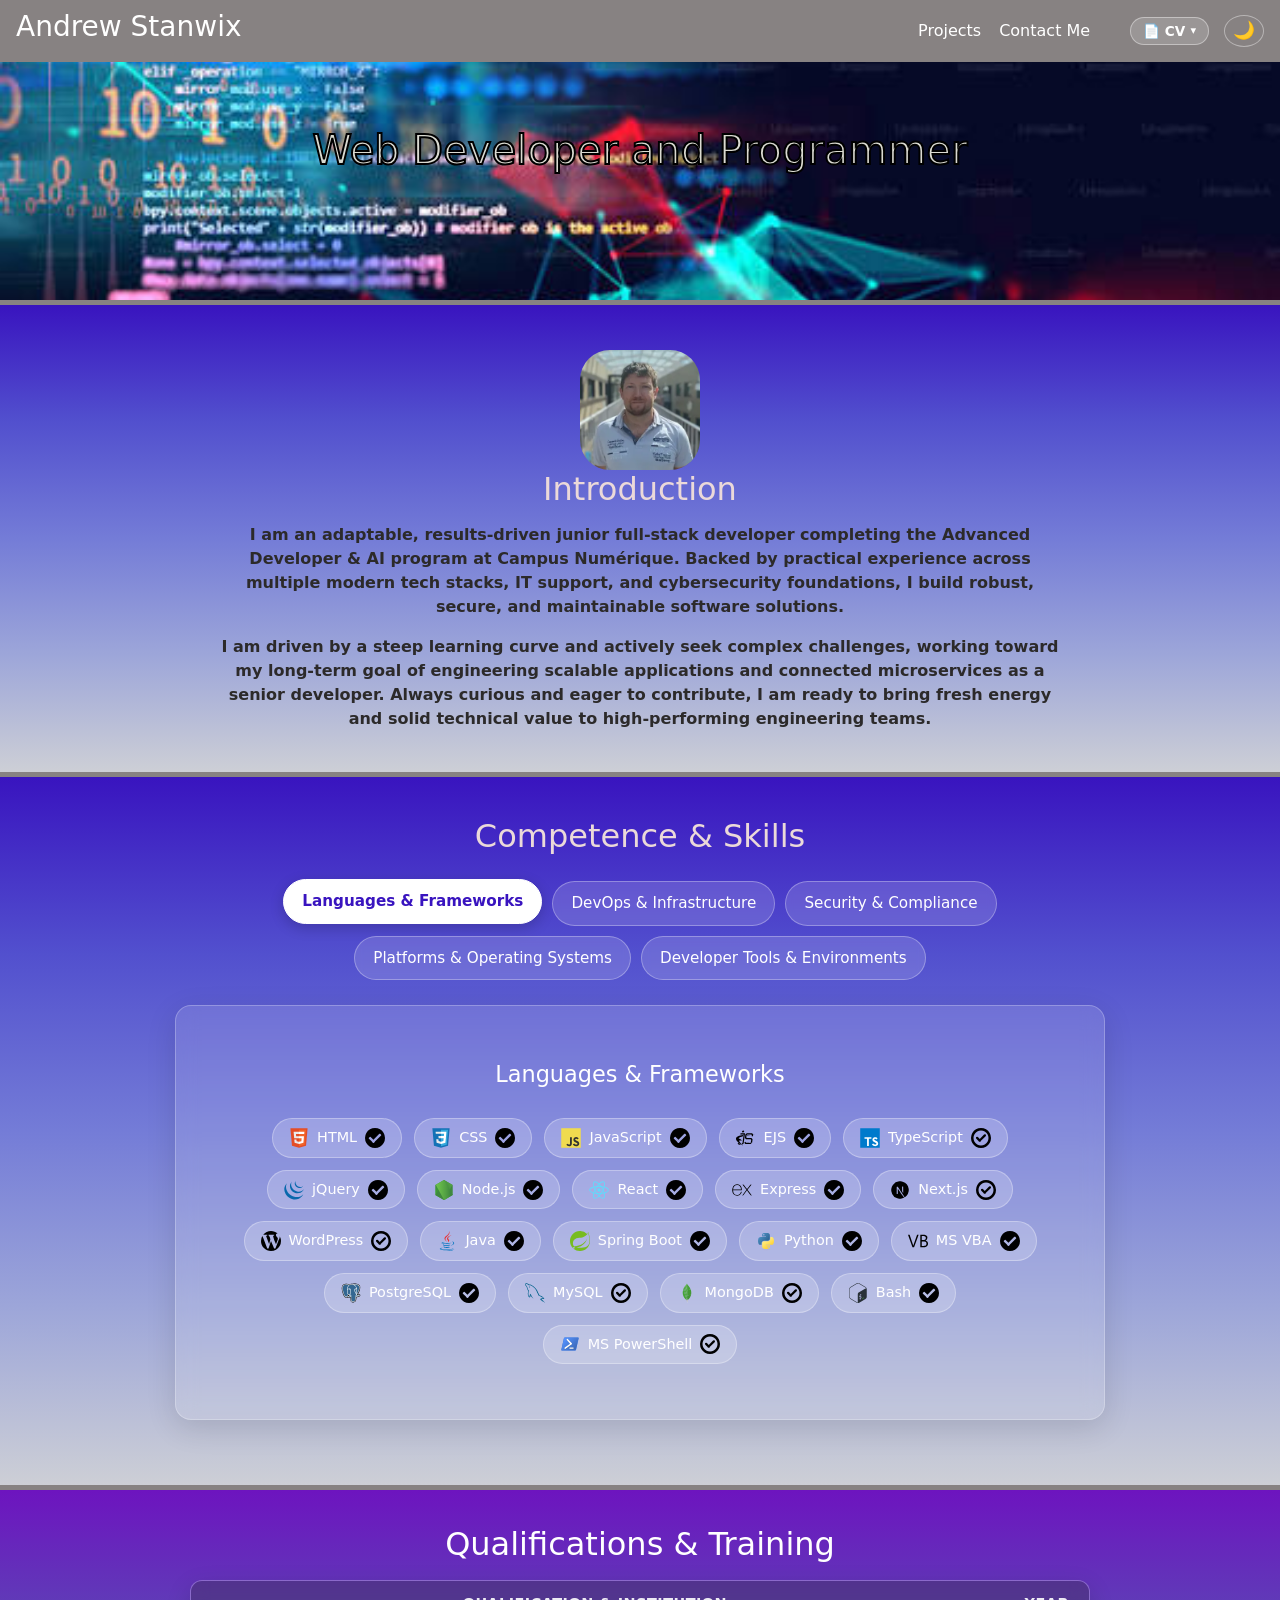
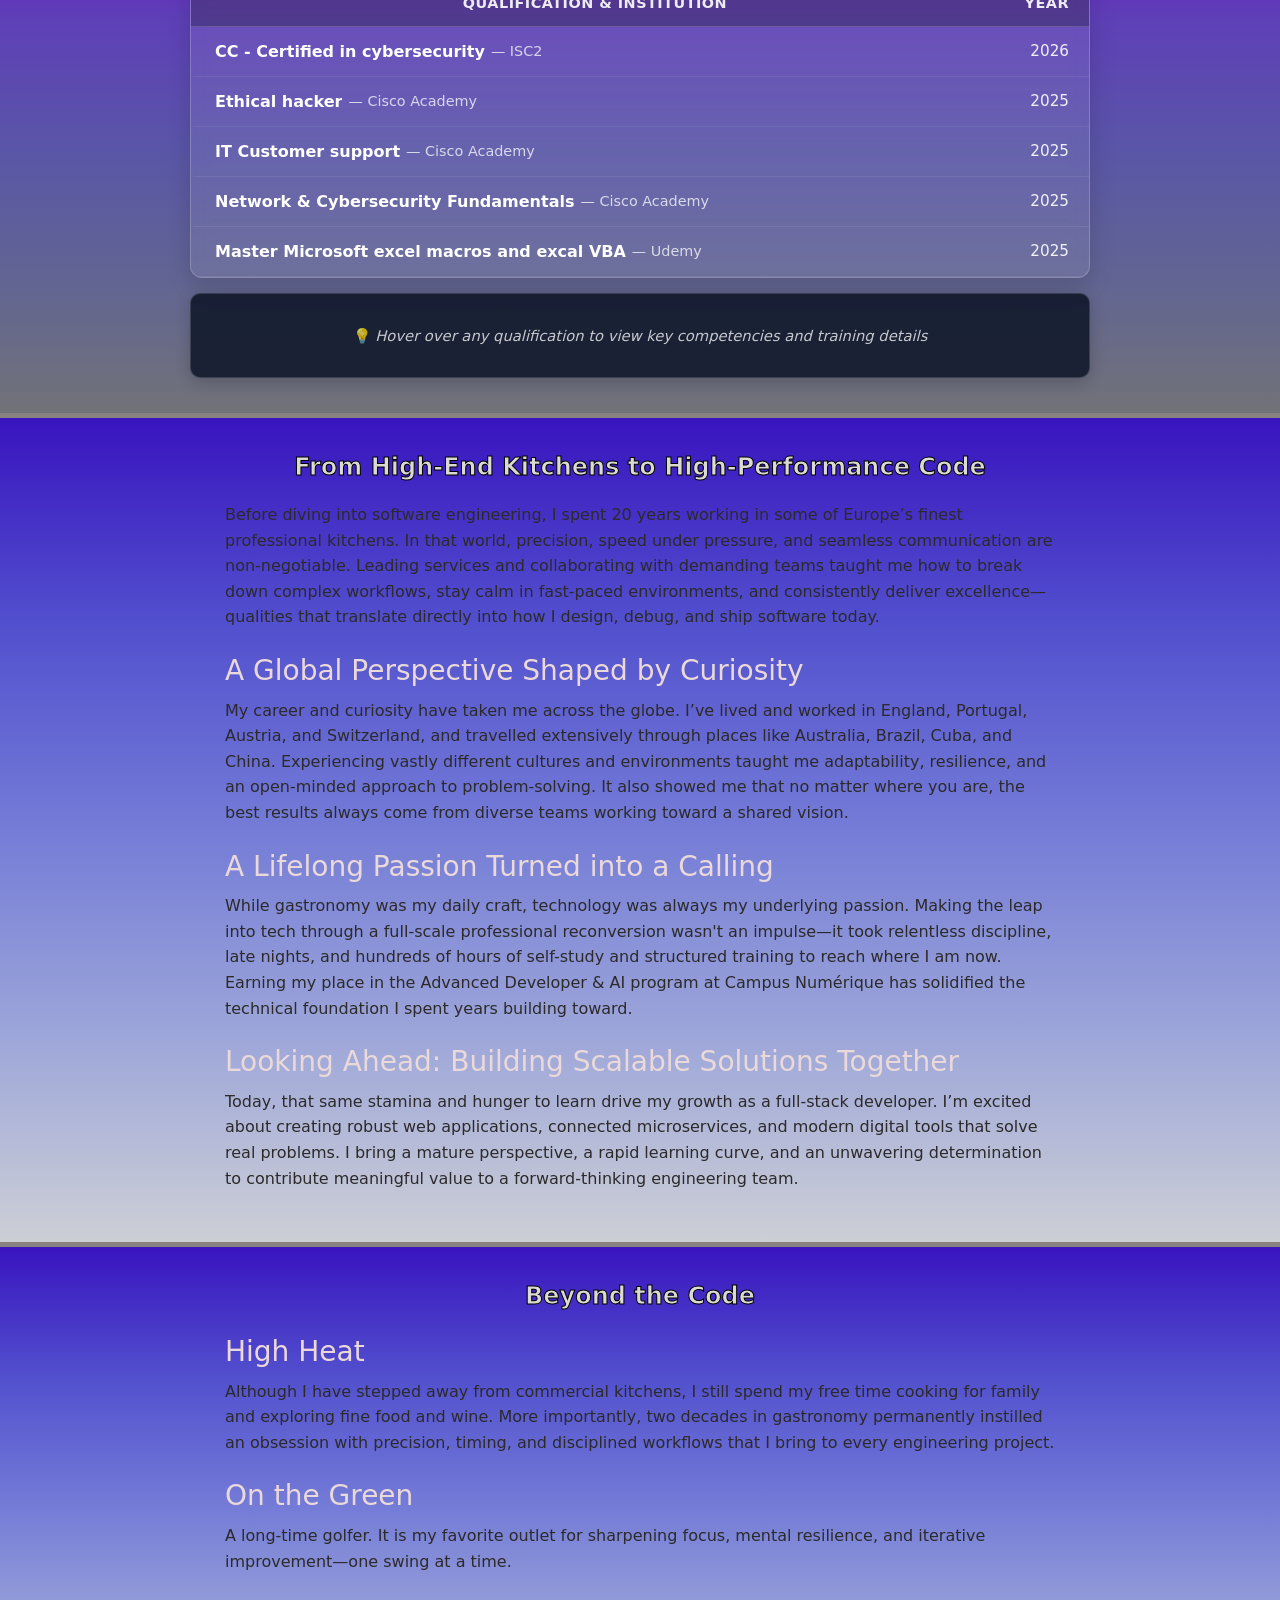
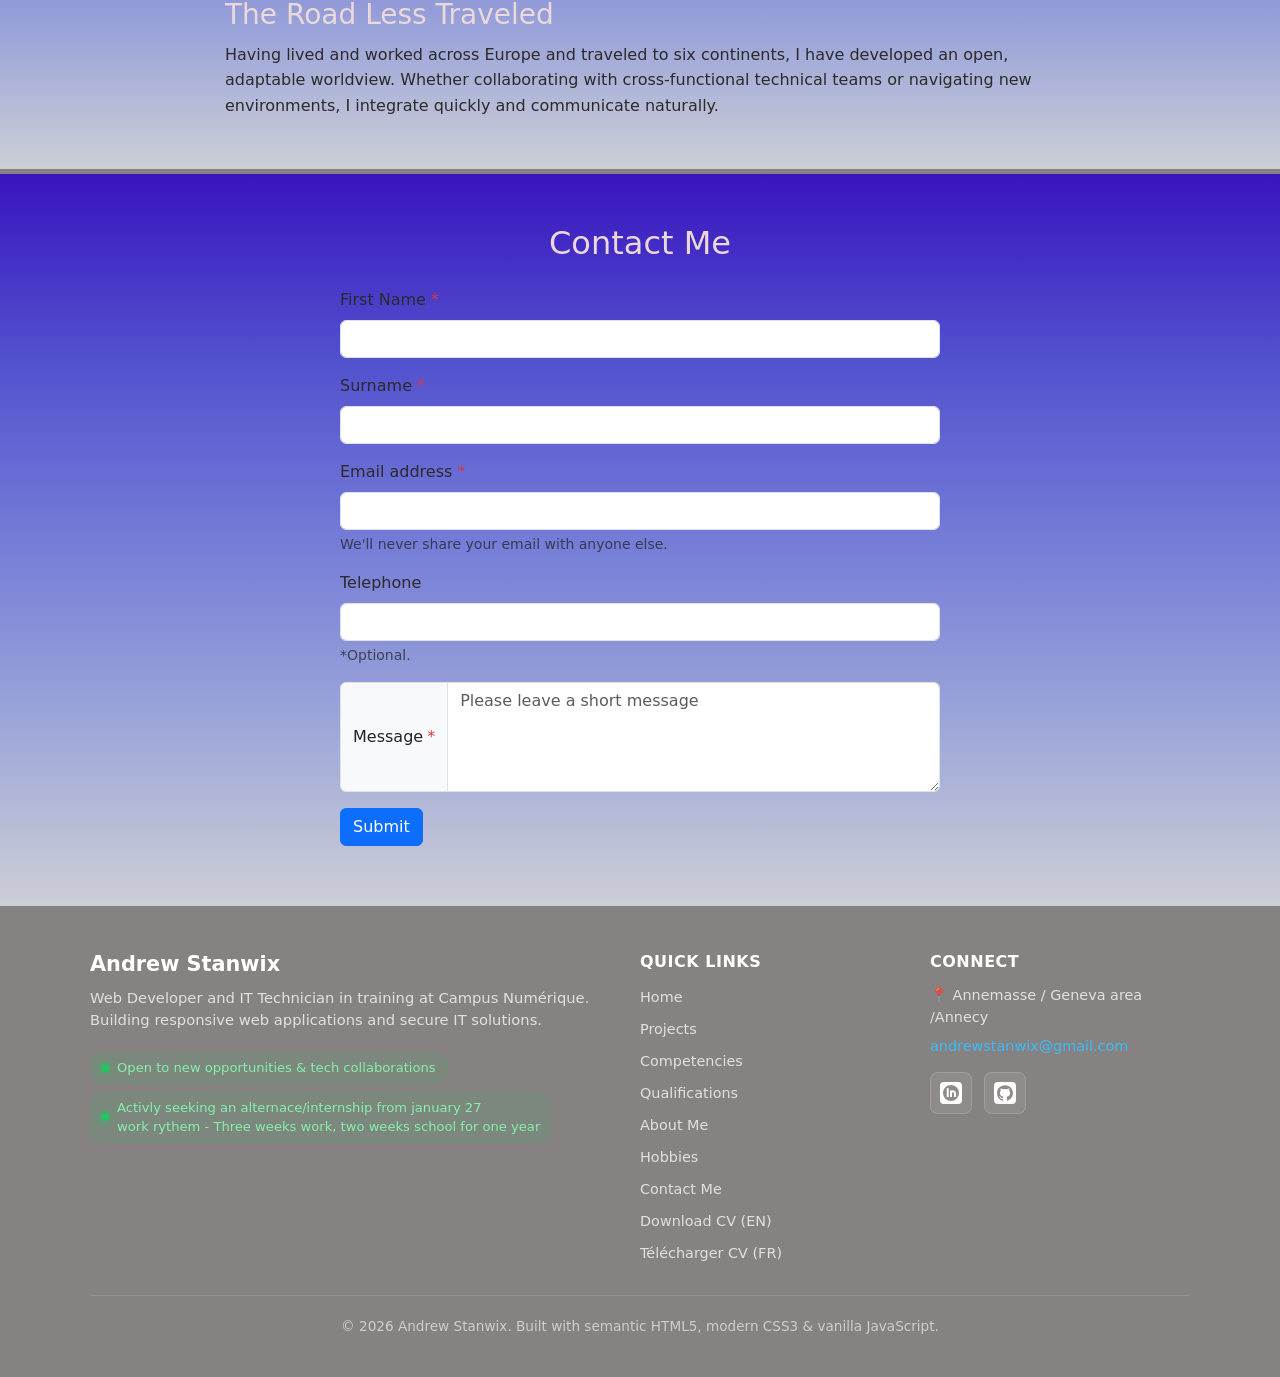
<file: index.html>
<!DOCTYPE html>
<html lang="en">
<head>
    <!-- Essential Meta Tags -->
    <meta charset="UTF-8">
    <meta name="viewport" content="width=device-width, initial-scale=1.0">
    <title>Andrew Stanwix | Full-Stack Web Developer &amp; IT Technician</title>
    <meta name="description" content="Portfolio of Andrew Stanwix, Junior Full-Stack Web Developer based in the Annecy / Geneva area. Specializing in JavaScript, Java, Spring Boot, modern CSS, and secure IT solutions.">
    <meta name="keywords" content="Andrew Stanwix, Web Developer, Full Stack Developer, Junior Developer, Annecy, Geneva, Java, Spring Boot, JavaScript, HTML5, CSS3, Campus Numérique, Alternance, Stage">
    <meta name="author" content="Andrew Stanwix">
    <meta name="robots" content="index, follow">
    <meta name="theme-color" content="#124c97">
    <link rel="canonical" href="https://andrewstanwix.com/">

    <!-- Open Graph / Social Sharing (LinkedIn, Facebook) -->
    <meta property="og:type" content="website">
    <meta property="og:site_name" content="Andrew Stanwix Portfolio">
    <meta property="og:title" content="Andrew Stanwix | Full-Stack Web Developer &amp; IT Technician">
    <meta property="og:description" content="Explore technical competencies, qualifications, and software projects by Andrew Stanwix. Open to opportunities in the Annecy / Geneva region.">
    <meta property="og:url" content="https://andrewstanwix.com/">
    <meta property="og:image" content="https://andrewstanwix.com/image/andrew_campus2.png">
    <meta property="og:locale" content="en_US">

    <!-- Structured Data (Schema.org JSON-LD) -->
    <script type="application/ld+json">
    {
        "@context": "https://schema.org",
        "@graph": [
            {
                "@type": "Person",
                "@id": "https://andrewstanwix.com/#person",
                "name": "Andrew Stanwix",
                "jobTitle": "Full-Stack Web Developer & IT Technician",
                "url": "https://andrewstanwix.com/",
                "image": "https://andrewstanwix.com/image/andrew_campus2.png",
                "email": "mailto:andrewstanwix@gmail.com",
                "address": {
                    "@type": "PostalAddress",
                    "addressLocality": "Annecy",
                    "addressRegion": "Haute-Savoie",
                    "addressCountry": "FR"
                },
                "alumniOf": {
                    "@type": "EducationalOrganization",
                    "name": "Campus Numérique"
                },
                "sameAs": [
                    "https://www.linkedin.com/in/andrew-stanwix-bb9160310/",
                    "https://github.com/Stanwix85"
                ],
                "knowsAbout": [
                    "JavaScript",
                    "Java",
                    "Spring Boot",
                    "HTML5",
                    "CSS3",
                    "Cybersecurity",
                    "Git",
                    "Linux",
                    "Docker",
                    "REST APIs"
                ]
            },
            {
                "@type": "WebSite",
                "@id": "https://andrewstanwix.com/#website",
                "url": "https://andrewstanwix.com/",
                "name": "Andrew Stanwix Portfolio",
                "description": "Personal developer portfolio, showcasing skills, qualifications, and projects.",
                "author": {
                    "@id": "https://andrewstanwix.com/#person"
                }
            }
        ]
    }
    </script>

    <link rel="stylesheet" href="https://cdn.jsdelivr.net/npm/bootstrap@5.3.8/dist/css/bootstrap.min.css">
    <link rel="stylesheet" href="styles.css">
</head>
<body>
    <header id="site-header"></header>
    <div id="banner" style="margin: 0;">
        <h1>Web Developer and Programmer</h1>
        
    </div>
    
    <section class="part" id="section1">
    <div >
        <img src="image/andrew_campus2.png" alt="Andrew's profile pic">
        <h2 class="subtitle2">Introduction</h2>
        <p class="intro"><strong>I am an adaptable, results-driven junior full-stack developer completing the Advanced Developer &amp; AI program at Campus Numérique. Backed by practical experience across multiple modern tech stacks, IT support, and cybersecurity foundations, I build robust, secure, and maintainable software solutions.</strong></p>
        <p class="intro"><strong>I am driven by a steep learning curve and actively seek complex challenges, working toward my long-term goal of engineering scalable applications and connected microservices as a senior developer. Always curious and eager to contribute, I am ready to bring fresh energy and solid technical value to high-performing engineering teams.</strong></p>
    </div>
    </section>
   

    <section class="part" id="section2">
        <div class="competence-tabs-wrapper">
            <h2 class="subtitle2">Competence &amp; Skills</h2>

            <!-- Tabs Navigation -->
            <div class="tabs-nav" role="tablist" aria-label="Competence Categories">
                <button class="tab-btn active" role="tab" aria-selected="true" aria-controls="tab-languages" id="tab-btn-languages" type="button">
                    Languages &amp; Frameworks
                </button>
                <button class="tab-btn" role="tab" aria-selected="false" aria-controls="tab-devops" id="tab-btn-devops" type="button">
                    DevOps &amp; Infrastructure
                </button>
                <button class="tab-btn" role="tab" aria-selected="false" aria-controls="tab-security" id="tab-btn-security" type="button">
                    Security &amp; Compliance
                </button>
                <button class="tab-btn" role="tab" aria-selected="false" aria-controls="tab-platforms" id="tab-btn-platforms" type="button">
                    Platforms &amp; Operating Systems
                </button>
                <button class="tab-btn" role="tab" aria-selected="false" aria-controls="tab-tools" id="tab-btn-tools" type="button">
                    Developer Tools &amp; Environments
                </button>
            </div>

            <!-- Tabs Content Panels -->
            <div class="tabs-content">
                <!-- Panel 1: Languages & Frameworks -->
                <div class="tab-panel active" id="tab-languages" role="tabpanel" aria-labelledby="tab-btn-languages">
                </div>

                <!-- Panel 2: DevOps & Infrastructure -->
                <div class="tab-panel" id="tab-devops" role="tabpanel" aria-labelledby="tab-btn-devops">
                </div>

                <!-- Panel 3: Security & Compliance -->
                <div class="tab-panel" id="tab-security" role="tabpanel" aria-labelledby="tab-btn-security">
                </div>

                <!-- Panel 4: Platforms & Operating Systems -->
                <div class="tab-panel" id="tab-platforms" role="tabpanel" aria-labelledby="tab-btn-platforms">
                </div>

                <!-- Panel 5: Developer Tools & Environments -->
                <div class="tab-panel" id="tab-tools" role="tabpanel" aria-labelledby="tab-btn-tools">
                </div>
            </div>
        </div>
    </section>
        <section class="part" id="section3">
            <div class="qualifications-container">
                <h2 class="subtitle2">Qualifications &amp; Training</h2>
                <!-- <p class="qualifications-subtext">Continuous scroll of recent degrees, certifications, and technical bootcamps.</p> -->

                <!-- 5-item visible viewport ticker -->
                <div class="qualifications-ticker-wrapper" id="qualifications-ticker-wrapper">
                    <div class="qualifications-header-row">
                        <span class="col-main">Qualification &amp; Institution</span>
                        <span class="col-date">Year</span>
                    </div>
                    <div class="qualifications-viewport" id="qualifications-viewport" tabindex="0" role="region" aria-label="Qualifications scrollable list">
                        <ul class="qualifications-list" id="qualifications-list">
                            <!-- Populated dynamically via loadQualifications() from data/qualifications.json -->
                        </ul>
                    </div>
                </div>

                <!-- Interactive Tooltip Bar: updates on hover -->
                <div class="qualification-tooltip-bar" id="qualification-tooltip-bar" aria-live="polite">
                    <div class="tooltip-bar-placeholder" id="tooltip-placeholder">
                        💡 <em>Hover over any qualification to view key competencies and training details</em>
                    </div>
                    <div class="tooltip-bar-content" id="tooltip-content" style="display: none;">
                        <div class="tooltip-bar-heading">
                            <span class="tooltip-qual-title" id="tooltip-qual-title"></span>
                            <span class="tooltip-qual-meta" id="tooltip-qual-meta"></span>
                        </div>
                        <div class="tooltip-competence-row">
                            <strong>Key Competencies:</strong> <span id="tooltip-competence-text"></span>
                        </div>
                        <p class="tooltip-description-row" id="tooltip-description-text"></p>
                    </div>
                </div>
            </div>
        </section>
    <section class="part" id="section4">
        <div class="about-container">
            <h2 class="about-title">From High-End Kitchens to High-Performance Code</h2>
            <div class="about-content">
                <p>Before diving into software engineering, I spent 20 years working in some of Europe’s finest professional kitchens. In that world, precision, speed under pressure, and seamless communication are non-negotiable. Leading services and collaborating with demanding teams taught me how to break down complex workflows, stay calm in fast-paced environments, and consistently deliver excellence—qualities that translate directly into how I design, debug, and ship software today.</p>

                <h3 class="subtitle2">A Global Perspective Shaped by Curiosity</h3>
                <p>My career and curiosity have taken me across the globe. I’ve lived and worked in England, Portugal, Austria, and Switzerland, and travelled extensively through places like Australia, Brazil, Cuba, and China. Experiencing vastly different cultures and environments taught me adaptability, resilience, and an open-minded approach to problem-solving. It also showed me that no matter where you are, the best results always come from diverse teams working toward a shared vision.</p>

                <h3 class="subtitle2">A Lifelong Passion Turned into a Calling</h3>
                <p>While gastronomy was my daily craft, technology was always my underlying passion. Making the leap into tech through a full-scale professional reconversion wasn't an impulse—it took relentless discipline, late nights, and hundreds of hours of self-study and structured training to reach where I am now. Earning my place in the Advanced Developer &amp; AI program at Campus Numérique has solidified the technical foundation I spent years building toward.</p>

                <h3 class="subtitle2">Looking Ahead: Building Scalable Solutions Together</h3>
                <p>Today, that same stamina and hunger to learn drive my growth as a full-stack developer. I’m excited about creating robust web applications, connected microservices, and modern digital tools that solve real problems. I bring a mature perspective, a rapid learning curve, and an unwavering determination to contribute meaningful value to a forward-thinking engineering team.</p>
            </div>
        </div>
    </section>

    <section class="part" id="section5">
        <div class="about-container" id="hobbies">
            <h2 class="about-title">Beyond the Code</h2>
            <div class="about-content">
                <h3 class="subtitle2">High Heat</h3>
                <p>Although I have stepped away from commercial kitchens, I still spend my free time cooking for family and exploring fine food and wine. More importantly, two decades in gastronomy permanently instilled an obsession with precision, timing, and disciplined workflows that I bring to every engineering project.</p>

                <h3 class="subtitle2">On the Green</h3>
                <p>A long-time golfer. It is my favorite outlet for sharpening focus, mental resilience, and iterative improvement—one swing at a time.</p>

                <h3 class="subtitle2">The Road Less Traveled</h3>
                <p>Having lived and worked across Europe and traveled to six continents, I have developed an open, adaptable worldview. Whether collaborating with cross-functional technical teams or navigating new environments, I integrate quickly and communicate naturally.</p>
            </div>
        </div>
    </section>

    <section class="part" id="contact">
        <div class="contact-container">
            <h2 class="subtitle2">Contact Me</h2>
            <form id="contact-form" action="https://script.google.com/macros/s/AKfycbx0s3inMQuMjFVEU53y8H9cHlNfiRYw88yaouYpcotQbCNAalw4mTDifSUX_2MjLmtJ/exec" method="post" novalidate>
                <!-- Anti-spam Honeypot (hidden from human visitors and screen readers) -->
                <div class="hp-field" aria-hidden="true">
                    <label for="website_hp">Leave this field blank</label>
                    <input type="text" id="website_hp" name="website_hp" tabindex="-1" autocomplete="off">
                </div>
                <div class="mb-3">
                    <label for="name" class="form-label">First Name <span class="text-danger">*</span></label>
                    <input type="text" class="form-control" id="name" name="name" required maxlength="60" autocomplete="given-name">
                </div>
                <div class="mb-3">
                    <label for="surname" class="form-label">Surname <span class="text-danger">*</span></label>
                    <input type="text" class="form-control" id="surname" name="surname" required maxlength="60" autocomplete="family-name">
                </div>
                <div class="mb-3">
                    <label for="exampleInputEmail1" class="form-label">Email address <span class="text-danger">*</span></label>
                    <input type="email" class="form-control" id="exampleInputEmail1" aria-describedby="emailHelp" name="email" required maxlength="100" autocomplete="email">
                    <div id="emailHelp" class="form-text">We'll never share your email with anyone else.</div>
                </div>
                <div class="mb-3">
                    <label for="telephone" class="form-label">Telephone</label>
                    <input type="tel" class="form-control" id="telephone" name="telephone" maxlength="25" autocomplete="tel">
                    <div id="teleHelp" class="form-text">*Optional.</div>
                </div>
                <div class="mb-3">
                    <div class="input-group">
                        <span class="input-group-text">Message <span class="text-danger ms-1">*</span></span>
                        <textarea class="form-control" aria-label="With textarea" placeholder="Please leave a short message" name="message" rows="4" required maxlength="2000"></textarea>
                    </div>
                </div>
                <button type="submit" class="btn btn-primary">Submit</button>
            </form>
        </div>
    </section>
    <footer id="site-footer"></footer>
    <script src="components.js" defer></script>
    
</body>
</html>
</file>
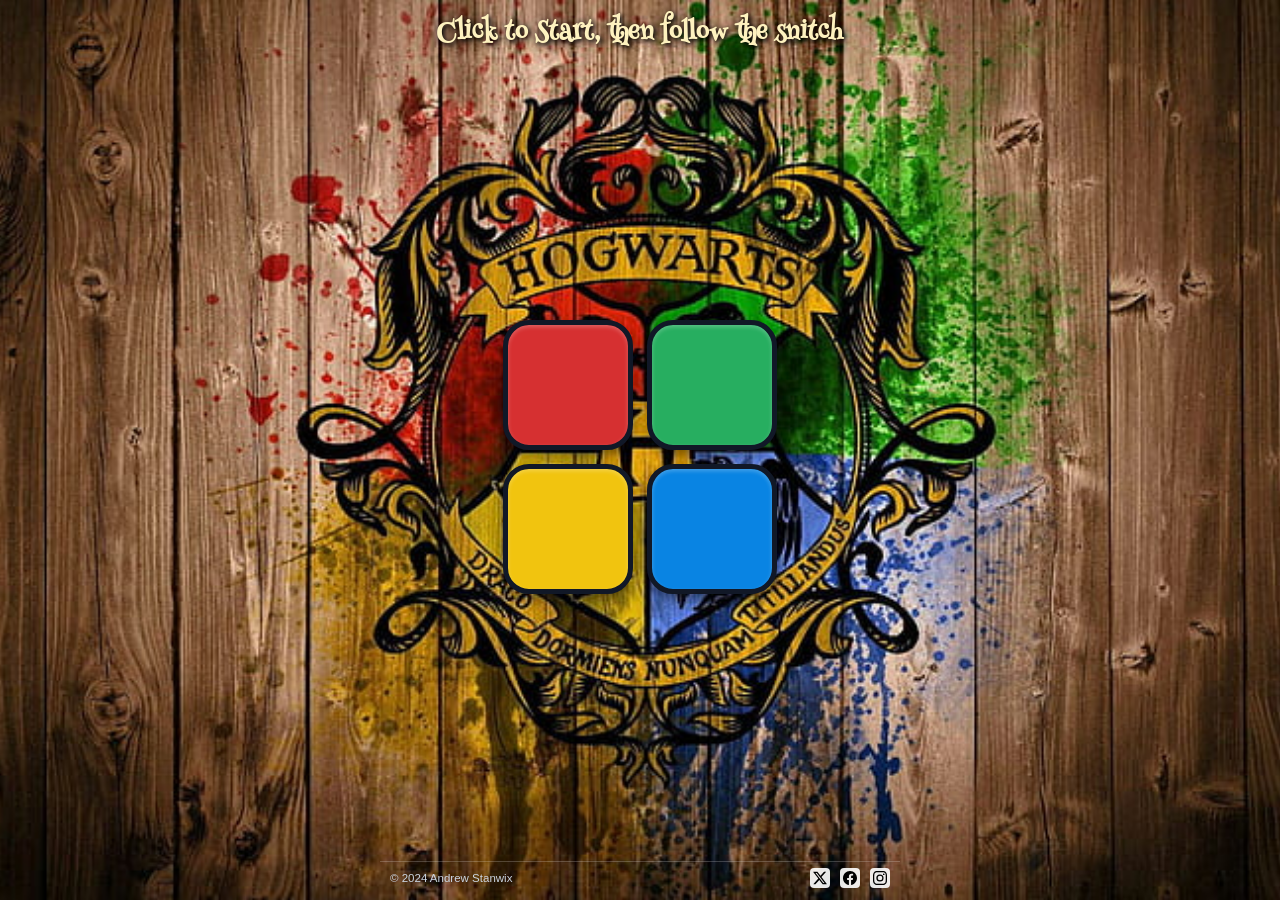
<file: plugIn/myGame/index.html>
<!DOCTYPE html>
<html lang="en" dir="ltr">

<head>
  <meta charset="utf-8">
  <meta name="viewport" content="width=device-width, initial-scale=1.0">
  <title>Follow the Snitch - Color Pattern Game</title>
  <link rel="stylesheet" href="game.css">
  <link href="https://fonts.googleapis.com/css?family=Press+Start+2P" rel="stylesheet">
</head>

<body>
  <h1 id="level-title">Click to Start, then follow the snitch</h1>
  <div class="container">
    <div class="row">
      <div type="button" id="red" class="btn red"></div>
      <div type="button" id="green" class="btn green"></div>
    </div>

    <div class="row">
      <div type="button" id="yellow" class="btn yellow"></div>
      <div type="button" id="blue" class="btn blue"></div>
    </div>
  </div>

  <footer class="d-flex flex-wrap justify-content-between align-items-center py-3 my-4 border-top">
    <div class="col-md-4 d-flex align-items-center">
      <span class="mb-3 mb-md-0 text-body-secondary">© 2024 Andrew Stanwix</span>
    </div>

    <ul class="nav col-md-4 justify-content-end list-unstyled d-flex">
      <li class="ms-3"><a class="text-body-secondary" href="https://twitter.com" target="_blank" rel="noopener noreferrer"><img src="svg/twitter-x.svg" alt="Twitter/X"></a></li>
      <li class="ms-3"><a class="text-body-secondary" href="https://facebook.com" target="_blank" rel="noopener noreferrer"><img src="svg/facebook.svg" alt="Facebook"></a></li>
      <li class="ms-3"><a class="text-body-secondary" href="https://instagram.com" target="_blank" rel="noopener noreferrer"><img src="svg/instagram.svg" alt="Instagram"></a></li>
    </ul>
  </footer>

  <script src="https://cdn.jsdelivr.net/npm/bootstrap@5.3.2/dist/js/bootstrap.bundle.min.js" integrity="sha384-C6RzsynM9kWDrMNeT87bh95OGNyZPhcTNXj1NW7RuBCsyN/o0jlpcV8Qyq46cDfL" crossorigin="anonymous"></script>
  <script src="https://ajax.googleapis.com/ajax/libs/jquery/3.3.1/jquery.min.js"></script>
  <script src="game.js" charset="utf-8"></script>

</body>

</html>
</file>
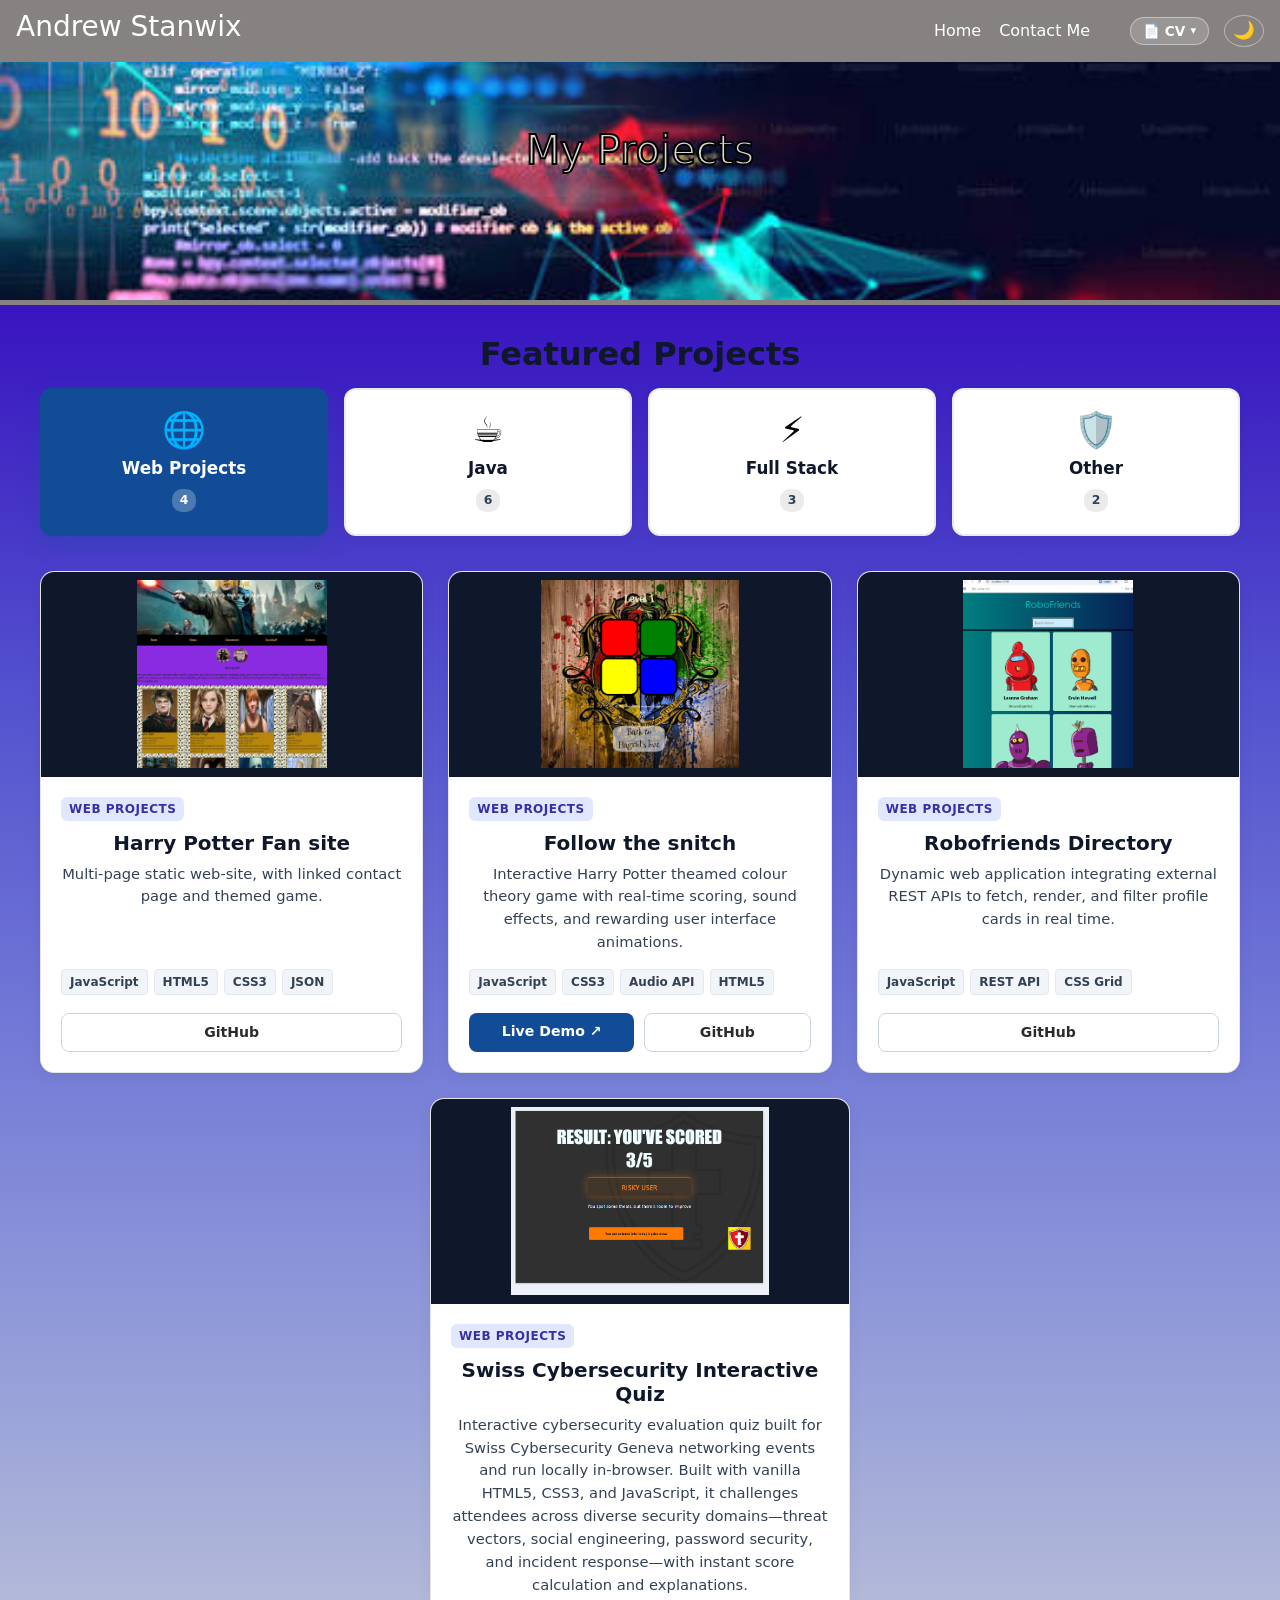
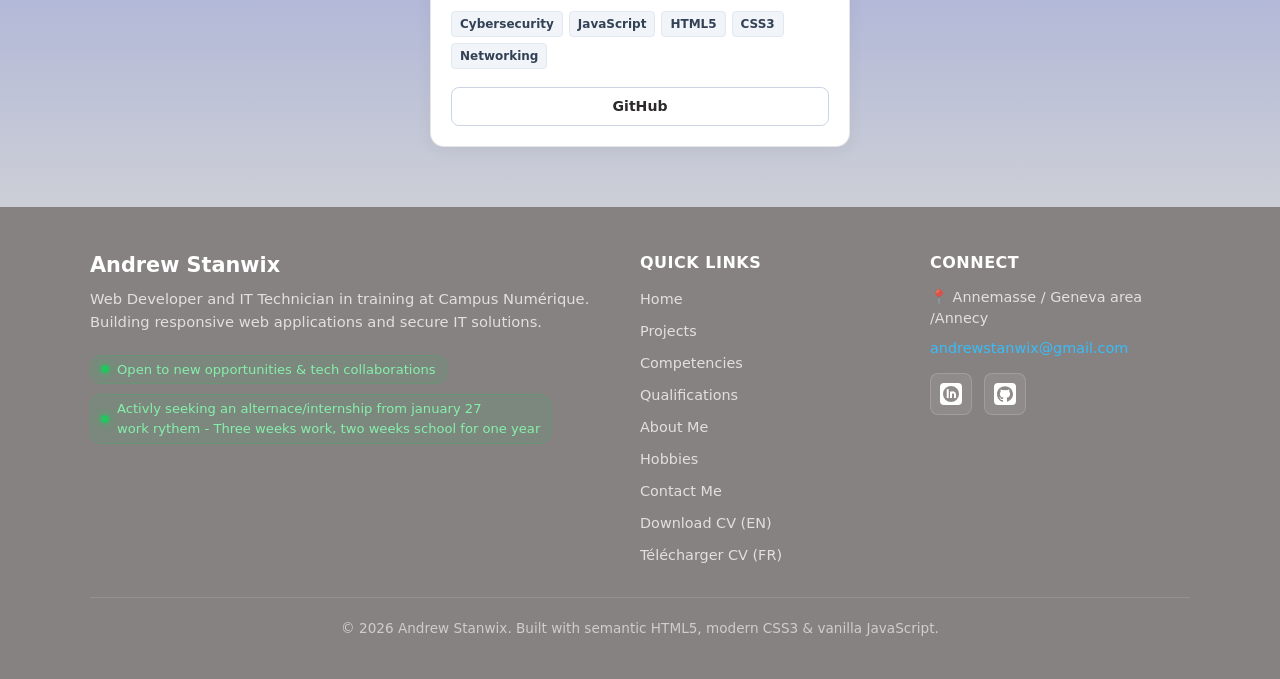
<file: projects.html>
<!DOCTYPE html>
<html lang="en">
<head>
    <!-- Essential Meta Tags -->
    <meta charset="UTF-8">
    <meta name="viewport" content="width=device-width, initial-scale=1.0">
    <title>Projects | Andrew Stanwix - Full-Stack Developer</title>
    <meta name="description" content="Explore software development projects by Andrew Stanwix, featuring web apps, Java arcade games, Spring Boot REST services, and cybersecurity tools.">
    <meta name="keywords" content="Andrew Stanwix Projects, Java Projects, Spring Boot, Web Development, Full-Stack, Portfolio, JavaScript, REST API, Annecy, Geneva">
    <meta name="author" content="Andrew Stanwix">
    <meta name="robots" content="index, follow">
    <meta name="theme-color" content="#124c97">
    <link rel="canonical" href="https://andrewstanwix.com/projects.html">

    <!-- Open Graph / Social Sharing (LinkedIn, Facebook) -->
    <meta property="og:type" content="website">
    <meta property="og:site_name" content="Andrew Stanwix Portfolio">
    <meta property="og:title" content="Projects | Andrew Stanwix - Full-Stack Developer">
    <meta property="og:description" content="Explore software development projects by Andrew Stanwix, spanning Java, Spring Boot, JavaScript, and full-stack architecture.">
    <meta property="og:url" content="https://andrewstanwix.com/projects.html">
    <meta property="og:image" content="https://andrewstanwix.com/image/andrew_campus2.png">
    <meta property="og:locale" content="en_US">

    <link rel="stylesheet" href="https://cdn.jsdelivr.net/npm/bootstrap@5.3.8/dist/css/bootstrap.min.css">
    <link rel="stylesheet" href="styles.css">
</head>
<body>
    <header id="site-header"></header>
    <div id="banner" style="margin: 0;">
        <h1>My Projects</h1>
    </div>
    <section class="part" id="projects">
        <div class="projects-section-wrapper">
            <h2 class="subtitle2">Featured Projects</h2>
            <!-- <p class="projects-subtext">Filter projects by technology focus or domain.</p> -->
            
            <!-- Four Category Selector Squares (Tabs) -->
            <div class="project-categories-grid" role="tablist" aria-label="Project Categories">
                <button class="project-category-card active" role="tab" aria-selected="true" data-category="Web Projects" type="button">
                    <span class="cat-icon">🌐</span>
                    <span class="cat-title">Web Projects</span>
                    <span class="cat-count" id="count-web-projects">4</span>
                </button>
                <button class="project-category-card" role="tab" aria-selected="false" data-category="Java" type="button">
                    <span class="cat-icon">☕</span>
                    <span class="cat-title">Java</span>
                    <span class="cat-count" id="count-java">5</span>
                </button>
                <button class="project-category-card" role="tab" aria-selected="false" data-category="Full Stack" type="button">
                    <span class="cat-icon">⚡</span>
                    <span class="cat-title">Full Stack</span>
                    <span class="cat-count" id="count-full-stack">3</span>
                </button>
                <button class="project-category-card" role="tab" aria-selected="false" data-category="Other" type="button">
                    <span class="cat-icon">🛡️</span>
                    <span class="cat-title">Other</span>
                    <span class="cat-count" id="count-other">2</span>
                </button>
            </div>

            <!-- Dynamic Project Cards Grid -->
            <div class="projects-grid" id="projects-grid" role="region" aria-live="polite">
                <!-- Dynamically loaded via loadProjects() from data/projects.json -->
            </div>
        </div>
    </section>

    <footer id="site-footer"></footer>
    <script src="components.js" defer></script>
</body>
</html>
</file>
<file: styles.css>
*, *::before, *::after {
    box-sizing: border-box;
}

html {
    box-sizing: border-box;
    width: 100%;
    max-width: 100%;
    overflow-x: hidden;
    overscroll-behavior-x: none;
    background-color: var(--color-bg-nav);
}

body {
    margin: 0;
    padding: 0;
    width: 100%;
    max-width: 100%;
    overflow-x: hidden;
    overscroll-behavior-x: none;
    position: relative;
    background-color: var(--color-bg-nav);
    -webkit-font-smoothing: antialiased;
}

img {
    max-width: 100%;
    height: auto;
}

/* ==========================================================================
   Theme Rules & Design Tokens
   ========================================================================== */
:root {
    /* --- Brand & Palette Tokens --- */
    --color-primary: rgb(18, 76, 151);
    --color-primary-dark: #3914bf;
    --color-accent-purple: blueviolet;

    /* --- Surfaces & Backgrounds --- */
    --color-bg-header: rgb(135, 130, 130);
    --color-bg-nav: rgb(135, 130, 130);
    --color-bg-menu-mobile: rgb(110, 105, 105);
    --color-bg-footer: rgb(135, 130, 130);
    --color-border-divider: rgb(135, 130, 130);

    /* --- Typography Colors --- */
    --color-text-dark: rgb(44, 42, 42);
    --color-text-light: rgb(235, 217, 217);
    --color-text-heading: rgb(218, 218, 209);
    --color-text-white: #ffffff;
    --color-stroke: #000000;

    /* --- Gradients --- */
    --gradient-part-blue: linear-gradient(to bottom, #3914bf, #5250ce, #747cd7, #9da6d9, #cdcfd6);
    --gradient-section-purple: linear-gradient(to bottom, #6d14bf, #5e40b7, #5a56a7, #626592, #717278);

    /* --- Effects & Animation Tokens --- */
    --card-hover-scale: scale(1.25, 1.25);
    --transition-smooth: transform 0.2s ease-in-out;
    --theme-transition: background-color 0.3s ease, color 0.3s ease, border-color 0.3s ease;

    /* --- Legacy Aliases (maintains backward compatibility) --- */
    --background-blue: var(--color-primary);
    --background-grey: var(--color-bg-nav);
    --font-grey: var(--color-text-light);
    --font-black: var(--color-text-dark);
}

/* --- Dark Theme Rules --- */
[data-theme="dark"] {
    --color-primary: #1e3a8a;
    --color-primary-dark: #0f172a;
    --color-accent-purple: #4c1d95;

    --color-bg-header: #0f172a;
    --color-bg-nav: #0f172a;
    --color-bg-menu-mobile: #1e293b;
    --color-bg-footer: #0f172a;
    --color-border-divider: #334155;

    --color-text-dark: #f1f5f9;
    --color-text-light: #e2e8f0;
    --color-text-heading: #f8fafc;
    --color-text-white: #f8fafc;
    --color-stroke: #000000;

    --gradient-part-blue: linear-gradient(to bottom, #0f172a, #1e293b, #1e3a5f, #1e293b, #0f172a);
    --gradient-section-purple: linear-gradient(to bottom, #3b0764, #2e1065, #1e1b4b, #2e1065, #0f172a);

    --background-blue: var(--color-primary);
    --background-grey: var(--color-bg-nav);
    --font-grey: var(--color-text-light);
    --font-black: var(--color-text-dark);
}

/* Smooth transition when switching themes */
body, nav, footer, .part, #menu {
    transition: var(--theme-transition);
}

header {
    background-color: var(--color-bg-header);
}
nav {
    display: flex;
    justify-content: space-between;
    align-items: center;
    padding: 10px 16px;
    background-color: var(--color-bg-nav);
    color: var(--color-text-white);
    position: fixed;
    top: 0;
    left: 0;
    right: 0;
    width: 100%;
    max-width: 100vw;
    box-sizing: border-box;
    z-index: 1000;
}
nav ul {
    display: flex;
    list-style: none;
    gap: 10px;
}
nav a {
    text-decoration: none;
    color: var(--color-text-white);
}
#menu-toggle {
    display: none;
}
.burger-menu {
    display: none;
    align-items: center;
    justify-content: center;
    cursor: pointer;
    padding: 4px;
    border-radius: 6px;
    height: 36px;
    width: 36px;
    transition: var(--transition-smooth);
    flex-shrink: 0;
    z-index: 1001;
}
.burger-menu:hover {
    background: rgba(255, 255, 255, 0.15);
}
.burger-menu img {
    width: 28px;
    height: 28px;
    object-fit: contain;
    display: block;
}
.nav-wide {
    display: none;
}

/* Theme Toggle Button */
.theme-toggle-btn {
    background: transparent;
    border: 1px solid rgba(255, 255, 255, 0.4);
    border-radius: 50%;
    color: var(--color-text-white);
    cursor: pointer;
    font-size: 1.1rem;
    line-height: 1;
    padding: 6px 8px;
    transition: var(--transition-smooth);
    display: inline-flex;
    align-items: center;
    justify-content: center;
    flex-shrink: 0;
    z-index: 1001;
}
.theme-toggle-btn:hover {
    background: rgba(255, 255, 255, 0.15);
    transform: scale(1.1);
}

/* Header CV Dropdown */
.cv-dropdown {
    position: relative;
    display: inline-flex;
    align-items: center;
    z-index: 1002;
    flex-shrink: 0;
}

.cv-btn,
.cv-dropdown-toggle {
    display: inline-flex;
    align-items: center;
    gap: 5px;
    background-color: rgba(255, 255, 255, 0.16);
    border: 1px solid rgba(255, 255, 255, 0.4);
    border-radius: 20px;
    color: var(--color-text-white);
    padding: 5px 12px;
    font-size: 0.85rem;
    font-weight: 600;
    text-decoration: none;
    transition: var(--transition-smooth);
    cursor: pointer;
    font-family: inherit;
    line-height: 1.2;
    z-index: 1001;
}

.cv-btn:hover,
.cv-dropdown-toggle:hover,
.cv-dropdown.open .cv-dropdown-toggle {
    background-color: rgba(255, 255, 255, 0.3);
    color: var(--color-text-white);
    border-color: var(--color-text-white);
    transform: translateY(-1px);
}

.dropdown-caret {
    font-size: 0.7rem;
    line-height: 1;
    display: inline-block;
    transition: transform 0.2s ease;
}

.cv-dropdown.open .dropdown-caret {
    transform: rotate(180deg);
}

.cv-dropdown-menu {
    display: none;
    position: absolute;
    top: calc(100% + 8px);
    right: 0;
    background: #ffffff;
    min-width: 170px;
    border-radius: 10px;
    box-shadow: 0 10px 25px rgba(0, 0, 0, 0.18);
    border: 1px solid rgba(0, 0, 0, 0.12);
    padding: 6px 0;
    z-index: 1050;
    animation: fadeInDropdown 0.2s ease;
}

@keyframes fadeInDropdown {
    from { opacity: 0; transform: translateY(-6px); }
    to { opacity: 1; transform: translateY(0); }
}

.cv-dropdown.open .cv-dropdown-menu,
.cv-dropdown:hover .cv-dropdown-menu,
.cv-dropdown:focus-within .cv-dropdown-menu {
    display: block;
}

.cv-dropdown-item {
    display: flex;
    align-items: center;
    gap: 8px;
    padding: 9px 16px;
    color: #1e293b;
    text-decoration: none;
    font-size: 0.88rem;
    font-weight: 600;
    transition: background-color 0.15s ease, color 0.15s ease;
}

.cv-dropdown-item:hover,
.cv-dropdown-item:focus {
    background-color: #f1f5f9;
    color: var(--color-primary);
}

[data-theme="dark"] .cv-dropdown-menu {
    background: #1e293b;
    border-color: #334155;
    box-shadow: 0 10px 25px rgba(0, 0, 0, 0.45);
}

[data-theme="dark"] .cv-dropdown-item {
    color: #f1f5f9;
}

[data-theme="dark"] .cv-dropdown-item:hover,
[data-theme="dark"] .cv-dropdown-item:focus {
    background-color: #334155;
    color: #38bdf8;
}

/* Mobile Menu CV items */
.menu-cv-header {
    font-size: 0.82rem;
    font-weight: 700;
    opacity: 0.85;
    padding: 8px 10px 2px;
    border-top: 1px solid rgba(255, 255, 255, 0.25);
    text-align: center;
    color: var(--color-text-white);
    list-style: none;
}
.menu-cv-item {
    list-style: none;
}
.menu-cv-item a {
    font-size: 0.88rem !important;
    display: inline-block;
    padding: 4px 8px;
}

/* end nav bar and header */
#banner {
    background-image: url(image/banner.jfif);
    height: 200px;
    margin-top: 75px;
    display: flex;
    align-items: center;
    justify-content: center;
    background-size: cover;
    background-position: center;
    width: 100%;
    max-width: 100%;
    box-sizing: border-box;
    padding: 0 15px;
}
#banner h1 {
    color: var(--color-text-heading);
    -webkit-text-stroke: 2px var(--color-stroke);
    text-align: center;
    word-break: break-word;
    overflow-wrap: break-word;
    max-width: 100%;
    margin: 0;
}
/* end of banner/ title */

.part {
    background-color: var(--color-primary);
    display: flex;
    color: var(--color-text-dark);
    text-align: center;
    justify-content: center;
    border-top: 5px var(--color-border-divider) solid;
    padding: 25px 15px;
    background-image: var(--gradient-part-blue);
    width: 100%;
    max-width: 100%;
    box-sizing: border-box;
}
.subtitle2 {
    color: var(--color-text-light);
    margin-bottom: 15px;
}
#section2, #section3, #section4, #contact, #projects {
    scroll-margin-top: 60px;
}

#section1 > div {
    width: 100%;
    max-width: 860px;
    margin: 0 auto;
    padding: 0 10px;
    box-sizing: border-box;
}

#section1 div img {
    height: 120px;
    border-radius: 25%;
    margin-top: 20px;
}

#section2 {
    /* background-color: var(--background-grey); */
    border-top: 5px var(--color-border-divider) solid;
    padding-top: 30px;
    padding-bottom: 40px;
}

/* ==========================================================================
   Competence Category Tabs
   ========================================================================== */
.competence-tabs-wrapper {
    width: 100%;
    max-width: 960px;
    margin: 0 auto;
    padding: 10px 15px 25px 15px;
}
.competence-tabs-wrapper .subtitle2 {
    margin-bottom: 25px;
}
.tabs-nav {
    display: flex;
    flex-wrap: wrap;
    justify-content: center;
    gap: 10px;
    margin-bottom: 25px;
}
.tab-btn {
    background: rgba(255, 255, 255, 0.15);
    color: var(--color-text-white);
    border: 1px solid rgba(255, 255, 255, 0.3);
    border-radius: 25px;
    padding: 10px 18px;
    font-size: 0.95rem;
    font-weight: 500;
    cursor: pointer;
    transition: all 0.25s ease;
    backdrop-filter: blur(4px);
    display: inline-flex;
    align-items: center;
    justify-content: center;
    text-align: center;
    min-height: 42px;
}
.tab-btn:hover {
    background: rgba(255, 255, 255, 0.3);
    transform: translateY(-2px);
}
.tab-btn.active {
    background: var(--color-text-white);
    color: var(--color-primary-dark);
    font-weight: 600;
    border-color: var(--color-text-white);
    box-shadow: 0 4px 14px rgba(0, 0, 0, 0.18);
    transform: translateY(-2px);
}
.tabs-content {
    background: rgba(255, 255, 255, 0.12);
    backdrop-filter: blur(10px);
    border: 1px solid rgba(255, 255, 255, 0.25);
    border-radius: 16px;
    padding: 35px 25px;
    min-height: 240px;
    box-shadow: 0 8px 30px rgba(0, 0, 0, 0.12);
    transition: var(--theme-transition);
}
.tab-panel {
    display: none;
}
.tab-panel.active {
    display: block;
    animation: tabFadeIn 0.3s ease;
}
@keyframes tabFadeIn {
    from {
        opacity: 0;
        transform: translateY(8px);
    }
    to {
        opacity: 1;
        transform: translateY(0);
    }
}
.tab-placeholder {
    display: flex;
    flex-direction: column;
    align-items: center;
    justify-content: center;
    padding: 20px;
    text-align: center;
}
.tab-placeholder h3 {
    font-size: 1.4rem;
    margin-bottom: 12px;
    color: var(--color-text-white);
}
.tab-placeholder p {
    color: var(--color-text-light);
    max-width: 600px;
    margin: 0 auto 20px auto;
}
.tab-placeholder .placeholder-grid {
    display: flex;
    flex-wrap: wrap;
    justify-content: center;
    gap: 12px;
    margin-top: 10px;
}
.tab-placeholder .placeholder-badge {
    background: rgba(255, 255, 255, 0.2);
    border: 1px dashed rgba(255, 255, 255, 0.4);
    border-radius: 20px;
    padding: 8px 16px;
    color: var(--color-text-white);
    font-size: 0.9rem;
}

/* Dark mode tab enhancements */
[data-theme="dark"] .tab-btn {
    background: rgba(255, 255, 255, 0.06);
    border-color: rgba(255, 255, 255, 0.15);
    color: var(--color-text-light);
}
[data-theme="dark"] .tab-btn:hover {
    background: rgba(255, 255, 255, 0.14);
}
[data-theme="dark"] .tab-btn.active {
    background: #38bdf8;
    color: #0f172a;
    border-color: #38bdf8;
    box-shadow: 0 4px 14px rgba(56, 189, 248, 0.35);
}
[data-theme="dark"] .tabs-content {
    background: rgba(15, 23, 42, 0.65);
    border-color: rgba(255, 255, 255, 0.1);
    box-shadow: 0 8px 30px rgba(0, 0, 0, 0.35);
}
[data-theme="dark"] .tab-placeholder .placeholder-badge {
    background: rgba(255, 255, 255, 0.08);
    border-color: rgba(255, 255, 255, 0.2);
}

/* Competence Badges Styles */
.competence-category-content {
    display: flex;
    flex-direction: column;
    align-items: center;
    justify-content: center;
    padding: 20px;
    text-align: center;
}

.competence-category-title {
    font-size: 1.4rem;
    margin-bottom: 20px;
    color: var(--color-text-white);
}

.competence-grid {
    display: flex;
    flex-wrap: wrap;
    justify-content: center;
    gap: 12px;
    margin-top: 10px;
}

.competence-badge {
    background: rgba(255, 255, 255, 0.2);
    border: 1px solid rgba(255, 255, 255, 0.3);
    border-radius: 20px;
    padding: 8px 16px;
    color: var(--color-text-white);
    font-size: 0.9rem;
    display: inline-flex;
    align-items: center;
    gap: 8px;
    transition: var(--transition-smooth);
    cursor: default;
    position: relative;
}

.competence-badge:hover {
    background: rgba(255, 255, 255, 0.3);
    transform: translateY(-2px);
    box-shadow: 0 4px 12px rgba(0, 0, 0, 0.2);
}

.competence-badge::before {
    content: attr(data-tooltip);
    position: absolute;
    bottom: calc(100% + 8px);
    left: 50%;
    transform: translateX(-50%);
    background: rgba(15, 23, 42, 0.95);
    color: var(--color-text-white);
    padding: 10px 14px;
    border-radius: 8px;
    font-size: 0.82rem;
    white-space: pre-line;
    opacity: 0;
    visibility: hidden;
    display: none;
    transition: opacity 0.2s ease, visibility 0.2s ease;
    width: max-content;
    max-width: min(340px, 85vw);
    text-align: center;
    line-height: 1.45;
    box-shadow: 0 4px 16px rgba(0, 0, 0, 0.35);
    pointer-events: none;
    z-index: 100;
}

/* Fallback if data-tooltip is absent but title is provided */
.competence-badge[title]:not([data-tooltip])::before {
    content: attr(title);
}

/* Downward pointer arrow */
.competence-badge::after {
    content: '';
    position: absolute;
    bottom: calc(100% + 2px);
    left: 50%;
    transform: translateX(-50%);
    border-width: 6px 6px 0 6px;
    border-style: solid;
    border-color: rgba(15, 23, 42, 0.95) transparent transparent transparent;
    opacity: 0;
    visibility: hidden;
    display: none;
    transition: opacity 0.2s ease, visibility 0.2s ease;
    pointer-events: none;
    z-index: 100;
}

/* Suppress empty tooltips */
.competence-badge:not([data-tooltip]):not([title])::before,
.competence-badge:not([data-tooltip]):not([title])::after,
.competence-badge[data-tooltip=""]::before,
.competence-badge[data-tooltip=""]::after {
    display: none !important;
}

.competence-badge:hover::before,
.competence-badge:hover::after,
.competence-badge:focus::before,
.competence-badge:focus::after {
    display: block;
    opacity: 1;
    visibility: visible;
}

.competence-icon {
    display: inline-block;
    vertical-align: middle;
    flex-shrink: 0;
}

.competence-check {
    display: inline-block;
    vertical-align: middle;
    flex-shrink: 0;
}

.competence-name {
    display: inline-block;
}

/* Dark mode competence badge overrides */
[data-theme="dark"] .competence-badge {
    background: rgba(255, 255, 255, 0.08);
    border-color: rgba(255, 255, 255, 0.15);
}

[data-theme="dark"] .competence-badge:hover {
    background: rgba(255, 255, 255, 0.14);
    box-shadow: 0 4px 12px rgba(0, 0, 0, 0.4);
}

[data-theme="dark"] .competence-badge::before {
    background: rgba(15, 23, 42, 0.98);
    border: 1px solid rgba(255, 255, 255, 0.15);
}

[data-theme="dark"] .competence-badge::after {
    border-color: rgba(15, 23, 42, 0.98) transparent transparent transparent;
}

/* end section 2  */

/* Reusable Preview Card Component */
.preview-card {
    display: flex;
    flex-direction: column;
    align-items: center;
}
.preview-card img {
    height: 150px;
    width: 150px;
    transition: var(--transition-smooth);
}
.preview-card img:hover {
    transform: var(--card-hover-scale);
}
.preview-card p {
    margin-left: 10px;
    margin-right: 10px;
}
/* ==========================================================================
   Section 3: Qualifications Continuous Ticker & Tooltip Bar
   ========================================================================== */
#section3 {
    background-color: var(--color-accent-purple);
    background-image: var(--gradient-section-purple);
    color: var(--color-text-white);
    padding: 35px 20px;
}

.qualifications-container {
    max-width: 900px;
    margin: 0 auto;
    width: 100%;
}

.qualifications-container .subtitle2 {
    color: var(--color-text-white);
    margin-bottom: 16px;
    text-align: center;
}

.qualifications-subtext {
    font-size: 0.95rem;
    color: rgba(255, 255, 255, 0.85);
    margin-bottom: 20px;
    text-align: center;
}

.qualifications-ticker-wrapper {
    background: rgba(255, 255, 255, 0.08);
    backdrop-filter: blur(8px);
    border: 1px solid rgba(255, 255, 255, 0.2);
    border-radius: 12px;
    overflow: hidden;
    box-shadow: 0 8px 24px rgba(0, 0, 0, 0.15);
}

.qualifications-header-row {
    display: flex;
    justify-content: space-between;
    padding: 12px 20px;
    background: rgba(0, 0, 0, 0.25);
    border-bottom: 1px solid rgba(255, 255, 255, 0.15);
    font-weight: 700;
    font-size: 0.9rem;
    letter-spacing: 0.5px;
    text-transform: uppercase;
    color: rgba(255, 255, 255, 0.9);
}

.qualifications-header-row .col-main {
    flex: 1;
    min-width: 0;
}

.qualifications-header-row .col-date {
    width: 90px;
    text-align: right;
    flex-shrink: 0;
}

/* 5 visible items: 5 * 50px = 250px */
.qualifications-viewport {
    height: 250px;
    overflow: hidden;
    position: relative;
    outline: none;
}

.qualifications-viewport:focus-visible {
    box-shadow: inset 0 0 0 2px var(--color-primary);
}

.qualifications-list {
    list-style: none;
    margin: 0;
    padding: 0;
    width: 100%;
    will-change: transform;
}

.qualification-row {
    display: flex;
    justify-content: space-between;
    align-items: center;
    height: 50px;
    padding: 0 20px;
    border-bottom: 1px solid rgba(255, 255, 255, 0.08);
    box-sizing: border-box;
    cursor: pointer;
    transition: background-color 0.2s ease, border-left-color 0.2s ease;
    border-left: 4px solid transparent;
}

.qualification-row:hover,
.qualification-row.active-hover,
.qualification-row:focus {
    background-color: rgba(255, 255, 255, 0.18);
    border-left-color: #38bdf8;
    outline: none;
}

.qual-col-main {
    display: flex;
    align-items: center;
    gap: 6px;
    flex: 1;
    min-width: 0;
    overflow: hidden;
    white-space: nowrap;
    text-overflow: ellipsis;
}

.qual-title-text {
    font-weight: 600;
    font-size: 1rem;
    color: var(--color-text-white);
    overflow: hidden;
    text-overflow: ellipsis;
    white-space: nowrap;
    min-width: 0;
}

.qual-school-text {
    color: rgba(255, 255, 255, 0.75);
    font-size: 0.9rem;
    overflow: hidden;
    text-overflow: ellipsis;
    white-space: nowrap;
    flex-shrink: 1;
}

.qual-col-date {
    width: 90px;
    text-align: right;
    font-weight: 500;
    color: rgba(255, 255, 255, 0.9);
    font-size: 0.95rem;
    flex-shrink: 0;
}

/* Interactive Tooltip Bar */
.qualification-tooltip-bar {
    margin-top: 15px;
    background: rgba(15, 23, 42, 0.88);
    border: 1px solid rgba(255, 255, 255, 0.15);
    border-radius: 10px;
    padding: 16px 20px;
    min-height: 85px;
    display: flex;
    flex-direction: column;
    justify-content: center;
    box-shadow: 0 4px 16px rgba(0, 0, 0, 0.2);
    transition: var(--theme-transition);
}

.tooltip-bar-placeholder {
    color: rgba(255, 255, 255, 0.75);
    font-size: 0.92rem;
    text-align: center;
}

.tooltip-bar-heading {
    display: flex;
    justify-content: space-between;
    align-items: center;
    margin-bottom: 8px;
    padding-bottom: 6px;
    border-bottom: 1px solid rgba(255, 255, 255, 0.12);
}

.tooltip-qual-title {
    font-size: 1.05rem;
    font-weight: 700;
    color: #38bdf8;
}

.tooltip-qual-meta {
    font-size: 0.85rem;
    color: rgba(255, 255, 255, 0.75);
}

.tooltip-competence-row {
    font-size: 0.9rem;
    color: var(--color-text-white);
    margin-bottom: 6px;
    line-height: 1.4;
}

.tooltip-competence-row strong {
    color: #facc15;
}

.tooltip-description-row {
    font-size: 0.85rem;
    color: rgba(255, 255, 255, 0.82);
    margin: 0;
    line-height: 1.4;
}

/* Dark mode for section 3 */
[data-theme="dark"] #section3 {
    background: linear-gradient(135deg, #1e1b4b 0%, #0f172a 100%);
}

[data-theme="dark"] .qualifications-ticker-wrapper {
    background: rgba(15, 23, 42, 0.6);
    border-color: rgba(255, 255, 255, 0.1);
}

[data-theme="dark"] .qualification-row:hover,
[data-theme="dark"] .qualification-row.active-hover {
    background-color: rgba(255, 255, 255, 0.1);
    border-left-color: #60a5fa;
}

[data-theme="dark"] .qualification-tooltip-bar {
    background: rgba(15, 23, 42, 0.95);
    border-color: rgba(96, 165, 250, 0.3);
}
/* end section 3 */

#section4 {
    flex-wrap: wrap;
}

#section4 #background {
    background-image: url(image/hobbys.png);
    background-position: center;
    background-size: cover;
    height: 400px;
    width: 100%;  
    display: flex;
    justify-content: center;
    align-items: center;
}
#section4 #background h2 {
    font-size: 45px;
    color: var(--color-text-heading);
    -webkit-text-stroke: 2px var(--color-stroke);
}

.about-container {
    width: 100%;
    max-width: 860px;
    margin: 0 auto;
    padding: 10px 15px;
    box-sizing: border-box;
    text-align: left;
}

.about-title {
    color: var(--color-text-heading);
    font-size: 1.5rem;
    font-weight: 700;
    margin-bottom: 20px;
    text-align: center;
    -webkit-text-stroke: 1px var(--color-stroke);
}

.about-content {
    line-height: 1.6;
}

.about-content p {
    margin-bottom: 16px;
    color: var(--color-text-dark);
}

.about-content .subtitle2 {
    text-align: left;
    margin-top: 24px;
    margin-bottom: 10px;
}
/* end section 4 */

/* contact hero section */
#contact {
    display: flex;
    flex-direction: column;
    align-items: center;
    padding: 50px 20px 60px 20px;
    border-top: 5px var(--color-border-divider) solid;
    width: 100%;
    max-width: 100%;
    box-sizing: border-box;
}
.contact-container {
    width: 100%;
    max-width: 600px;
    text-align: left;
    box-sizing: border-box;
    position: relative;
}
.contact-container h2 {
    text-align: center;
    margin-bottom: 25px;
}
.contact-container form {
    width: 100%;
}
/* Honeypot anti-spam field - completely hidden from human visitors and screen readers */
.hp-field {
    position: absolute !important;
    left: -9999px !important;
    top: -9999px !important;
    width: 1px !important;
    height: 1px !important;
    overflow: hidden !important;
    opacity: 0 !important;
    pointer-events: none !important;
    clip: rect(0, 0, 0, 0) !important;
}
/* end contact hero section */

/* hobbie page */
.hob-img {
    height: 150px;
}
/* end hobbie page */

/* ==========================================================================
   Enriched Footer Styles
   ========================================================================== */
footer {
    background-color: var(--color-bg-footer);
    color: var(--color-text-white);
    padding: 45px 20px 25px;
    border-top: 1px solid var(--color-border-divider);
    display: block;
    width: 100%;
    max-width: 100%;
    box-sizing: border-box;
}

.footer-container {
    max-width: 1100px;
    margin: 0 auto;
    width: 100%;
}

.footer-grid {
    display: grid;
    grid-template-columns: 2fr 1fr 1fr;
    gap: 30px;
    margin-bottom: 30px;
}

.footer-title {
    font-size: 1.3rem;
    font-weight: 700;
    margin-bottom: 10px;
    color: var(--color-text-white);
}

.footer-desc {
    font-size: 0.92rem;
    color: rgba(255, 255, 255, 0.75);
    line-height: 1.5;
    margin-bottom: 12px;
}

.footer-status {
    display: inline-flex;
    align-items: center;
    gap: 8px;
    font-size: 0.82rem;
    color: #86efac;
    background: rgba(34, 197, 94, 0.1);
    padding: 4px 10px;
    border-radius: 12px;
    border: 1px solid rgba(34, 197, 94, 0.2);
    margin-top: 10px;
}

.status-dot {
    width: 8px;
    height: 8px;
    background-color: #22c55e;
    border-radius: 50%;
    box-shadow: 0 0 8px #22c55e;
}

.footer-subtitle {
    font-size: 1rem;
    font-weight: 700;
    margin-bottom: 14px;
    color: var(--color-text-white);
    text-transform: uppercase;
    letter-spacing: 0.5px;
}

.footer-links ul {
    list-style: none;
    padding: 0;
    margin: 0;
    display: flex;
    flex-direction: column;
    gap: 8px;
}

.footer-links a {
    color: rgba(255, 255, 255, 0.75);
    text-decoration: none;
    font-size: 0.9rem;
    transition: color 0.2s ease;
}

.footer-links a:hover {
    color: #38bdf8;
}

.footer-contact p {
    font-size: 0.9rem;
    color: rgba(255, 255, 255, 0.75);
    margin-bottom: 8px;
}

.footer-email {
    color: #38bdf8;
    text-decoration: none;
    font-weight: 500;
}

.footer-email:hover {
    text-decoration: underline;
}

.footer-socials {
    display: flex;
    gap: 12px;
    margin-top: 14px;
}

.footer-socials a {
    display: inline-flex;
    padding: 8px;
    background: rgba(255, 255, 255, 0.08);
    border-radius: 8px;
    border: 1px solid rgba(255, 255, 255, 0.15);
    transition: all 0.2s ease;
}

.footer-socials a:hover {
    background: rgba(255, 255, 255, 0.2);
    transform: translateY(-2px);
}

.footer-socials svg path {
    fill: #ffffff;
}

.footer-bottom {
    border-top: 1px solid rgba(255, 255, 255, 0.12);
    padding-top: 20px;
    text-align: center;
    font-size: 0.85rem;
    color: rgba(255, 255, 255, 0.6);
}

/* ==========================================================================
   Projects Page Category Tabs & Card Grid
   ========================================================================== */
#projects {
    padding: 30px 20px 60px;
    background-color: var(--color-bg-page, #f8fafc);
}

[data-theme="dark"] #projects {
    background-color: #0f172a;
}

.projects-section-wrapper {
    max-width: 1200px;
    margin: 0 auto;
}

#projects .subtitle2 {
    color: #0f172a;
    font-weight: 700;
}

[data-theme="dark"] #projects .subtitle2 {
    color: #f8fafc;
}

.projects-subtext {
    font-size: 1rem;
    color: #334155;
    margin-bottom: 25px;
}

[data-theme="dark"] .projects-subtext {
    color: #94a3b8;
}

/* 4 Category Selector Squares */
.project-categories-grid {
    display: grid;
    grid-template-columns: repeat(4, 1fr);
    gap: 16px;
    margin-bottom: 35px;
}

.project-category-card {
    background: #ffffff;
    border: 2px solid rgba(0, 0, 0, 0.08);
    border-radius: 12px;
    padding: 22px 15px;
    cursor: pointer;
    display: flex;
    flex-direction: column;
    align-items: center;
    justify-content: center;
    gap: 8px;
    text-align: center;
    transition: all 0.25s ease;
    box-shadow: 0 4px 12px rgba(0, 0, 0, 0.04);
}

.project-category-card:hover {
    transform: translateY(-3px);
    box-shadow: 0 8px 20px rgba(0, 0, 0, 0.08);
    border-color: var(--color-primary);
}

.project-category-card.active {
    background: var(--color-primary);
    border-color: var(--color-primary);
    color: #ffffff;
    box-shadow: 0 8px 20px rgba(18, 76, 151, 0.3);
}

.project-category-card .cat-icon {
    font-size: 2.2rem;
    line-height: 1;
}

.project-category-card .cat-title {
    font-size: 1.05rem;
    font-weight: 700;
    color: #0f172a;
}

.project-category-card .cat-count {
    background: rgba(0, 0, 0, 0.08);
    color: #334155;
    font-size: 0.78rem;
    font-weight: 700;
    padding: 2px 8px;
    border-radius: 10px;
}

.project-category-card.active .cat-title,
.project-category-card.active .cat-count {
    color: #ffffff;
}

.project-category-card.active .cat-count {
    background: rgba(255, 255, 255, 0.25);
}

/* Dark mode category cards */
[data-theme="dark"] .project-category-card {
    background: #1e293b;
    border-color: #334155;
    color: #f1f5f9;
}

[data-theme="dark"] .project-category-card .cat-title {
    color: #f1f5f9;
}

[data-theme="dark"] .project-category-card .cat-count {
    background: rgba(255, 255, 255, 0.1);
    color: #cbd5e1;
}

[data-theme="dark"] .project-category-card:hover {
    border-color: #60a5fa;
}

[data-theme="dark"] .project-category-card.active {
    background: #1e40af;
    border-color: #3b82f6;
    color: #ffffff;
}

[data-theme="dark"] .project-category-card.active .cat-title,
[data-theme="dark"] .project-category-card.active .cat-count {
    color: #ffffff;
}

/* Dynamic Projects Grid: 3 across on desktop (> 1024px) */
.projects-grid {
    display: grid;
    grid-template-columns: repeat(6, 1fr);
    gap: 25px;
}

.project-card {
    grid-column: span 2;
    background: #ffffff;
    border: 1px solid rgba(0, 0, 0, 0.1);
    border-radius: 14px;
    overflow: hidden;
    display: flex;
    flex-direction: column;
    box-shadow: 0 4px 16px rgba(0, 0, 0, 0.05);
    transition: transform 0.25s ease, box-shadow 0.25s ease;
}

/* 3-column desktop: 1 orphan card on bottom row spans 100% and displays centered */
.project-card.project-card-span-full {
    grid-column: 1 / -1;
    justify-self: center;
    width: 100%;
    max-width: 420px;
    margin: 0 auto;
}

/* 3-column desktop: 2 cards on bottom row are centered by starting at column 2 */
.project-card.project-card-pair-start {
    grid-column: 2 / span 2;
}

.project-card:hover {
    transform: translateY(-4px);
    box-shadow: 0 12px 28px rgba(0, 0, 0, 0.12);
}

[data-theme="dark"] .project-card {
    background: #1e293b;
    border-color: #334155;
}

/* Tablet / Medium screens: 2 across above 700px up to 1024px */
@media (max-width: 1024px) {
    .projects-grid {
        grid-template-columns: repeat(2, minmax(0, 1fr));
        gap: 20px;
    }
    .project-card {
        grid-column: auto;
    }
    .project-card.project-card-pair-start {
        grid-column: auto;
    }
    .project-card.project-card-span-full {
        grid-column: 1 / -1;
        justify-self: center;
        width: 100%;
        max-width: 585px;
        margin: 0 auto;
    }
}

/* Mobile: 1 across at 700px and below */
@media (max-width: 700px) {
    .projects-grid {
        grid-template-columns: 1fr;
        gap: 20px;
    }
    .project-card {
        grid-column: auto;
    }
    .project-card.project-card-pair-start {
        grid-column: auto;
    }
    .project-card.project-card-span-full {
        grid-column: auto;
        max-width: 100%;
        margin: 0;
    }
}

.project-card-image-wrapper {
    width: 100%;
    height: 205px;
    overflow: hidden;
    background: #0f172a;
    display: flex;
    align-items: center;
    justify-content: center;
    padding: 8px;
    border-bottom: 1px solid rgba(0, 0, 0, 0.08);
}

[data-theme="dark"] .project-card-image-wrapper {
    background: #020617;
    border-bottom-color: #334155;
}

.project-card-img {
    width: 100%;
    height: 100%;
    object-fit: contain;
    transition: transform 0.3s ease;
}

.project-card:hover .project-card-img {
    transform: scale(1.02);
}

.project-card-body {
    padding: 20px;
    display: flex;
    flex-direction: column;
    flex: 1;
}

.project-category-badge {
    align-self: flex-start;
    font-size: 0.75rem;
    font-weight: 700;
    text-transform: uppercase;
    letter-spacing: 0.5px;
    padding: 3px 8px;
    border-radius: 6px;
    background: #e0e7ff;
    color: #3730a3;
    margin-bottom: 10px;
}

[data-theme="dark"] .project-category-badge {
    background: #312e81;
    color: #c7d2fe;
}

.project-card-title {
    font-size: 1.25rem;
    font-weight: 700;
    margin: 0 0 8px 0;
    color: #0f172a;
}

[data-theme="dark"] .project-card-title {
    color: #f8fafc;
}

.project-card-desc {
    font-size: 0.92rem;
    color: #334155;
    line-height: 1.55;
    flex: 1;
    margin-bottom: 15px;
}

[data-theme="dark"] .project-card-desc {
    color: #cbd5e1;
}

.project-tags {
    display: flex;
    flex-wrap: wrap;
    gap: 6px;
    margin-bottom: 18px;
}

.project-tag-pill {
    font-size: 0.75rem;
    padding: 3px 8px;
    background: #f1f5f9;
    color: #334155;
    border: 1px solid #e2e8f0;
    border-radius: 4px;
    font-weight: 600;
}

[data-theme="dark"] .project-tag-pill {
    background: #334155;
    color: #cbd5e1;
    border-color: #475569;
}

.project-card-actions {
    display: flex;
    gap: 10px;
    margin-top: auto;
}

.btn-project {
    flex: 1;
    text-align: center;
    padding: 8px 14px;
    border-radius: 8px;
    font-size: 0.88rem;
    font-weight: 600;
    text-decoration: none;
    transition: all 0.2s ease;
}

.btn-demo {
    background-color: var(--color-primary);
    color: #ffffff;
}

.btn-demo:hover {
    background-color: var(--color-primary-dark);
    color: #ffffff;
}

.btn-github {
    background-color: transparent;
    border: 1px solid #cbd5e1;
    color: var(--color-text-dark);
}

.btn-github:hover {
    background-color: #f1f5f9;
    border-color: #94a3b8;
    color: var(--color-text-dark);
}

[data-theme="dark"] .btn-github {
    border-color: #475569;
    color: #f1f5f9;
}

[data-theme="dark"] .btn-github:hover {
    background-color: #334155;
    color: #f1f5f9;
}

/* Dark mode component overrides */
[data-theme="dark"] .burger-menu img {
    filter: invert(1);
}
[data-theme="dark"] .form-control,
[data-theme="dark"] .input-group-text {
    background-color: #1e293b;
    border-color: #475569;
    color: #f8fafc;
}
[data-theme="dark"] .form-control::placeholder {
    color: #94a3b8;
}
[data-theme="dark"] .form-control:focus {
    background-color: #1e293b;
    color: #f8fafc;
    border-color: #3b82f6;
}
[data-theme="dark"] .form-text {
    color: #cbd5e1;
}

/* end global  */
/* ==========================================================================
   Responsive Navigation (Screens <= 768px: Tablets & Mobile)
   ========================================================================== */
@media (max-width: 768px) {
    nav {
        padding: 10px 16px;
        display: flex;
        align-items: center;
        justify-content: flex-start;
        position: fixed;
        left: 0;
        right: 0;
        width: 100%;
        max-width: 100vw;
        box-sizing: border-box;
    }

    nav h3 {
        margin: 0;
        margin-right: auto;
        order: 1;
    }

    /* Hide desktop navigation links on tablet and mobile */
    .nav-wide {
        display: none !important;
    }

    /* Header buttons aligned in natural flex flow on the right */
    .cv-dropdown {
        position: static;
        order: 2;
        margin-left: 8px;
    }

    .cv-btn,
    .cv-dropdown-toggle {
        padding: 5px 11px;
        font-size: 0.82rem;
    }

    .theme-toggle-btn {
        position: static;
        order: 3;
        margin-left: 8px;
        padding: 5px 8px;
        font-size: 1rem;
    }

    .burger-menu {
        display: flex;
        align-items: center;
        justify-content: center;
        cursor: pointer;
        position: static;
        order: 4;
        margin-left: 10px;
        height: 36px;
        width: 36px;
        padding: 4px;
        border-radius: 6px;
        transition: var(--transition-smooth);
    }

    .burger-menu:hover {
        background: rgba(255, 255, 255, 0.15);
    }

    .burger-menu img {
        width: 26px;
        height: 26px;
        object-fit: contain;
        display: block;
    }

    /* Mobile & tablet collapsible menu */
    #menu {
        display: none;
        position: absolute;
        top: 100%;
        right: 12px;
        width: min(280px, 85vw);
        background-color: var(--color-bg-menu-mobile);
        color: var(--color-text-white);
        flex-direction: column;
        text-align: center;
        margin: 0;
        padding: 8px 0;
        margin-top: 6px;
        border-radius: 10px;
        box-shadow: 0 10px 25px rgba(0, 0, 0, 0.35);
        border: 1px solid rgba(255, 255, 255, 0.15);
        z-index: 1040;
    }

    nav li {
        padding: 6px 12px;
        margin: 0;
    }

    #menu-toggle:checked ~ #menu {
        display: flex;
    }
}

@media (max-width: 575px) {
    .project-categories-grid {
        grid-template-columns: repeat(2, 1fr);
        gap: 12px;
    }
    .footer-grid {
        grid-template-columns: 1fr;
        gap: 25px;
    }
    .qualifications-header-row,
    .qualification-row {
        padding: 0 12px;
    }
    .qual-school-text {
        display: none;
    }
    .qualifications-header-row .col-date,
    .qual-col-date {
        width: 70px;
    }
}
/* end mobile  */

/* Category tabs below 650px (iPad / tablet & mobile) */
@media (max-width: 650px) {
    .tabs-nav {
        gap: 8px;
        margin-bottom: 20px;
    }
    .tab-btn {
        font-size: 0.82rem;
        padding: 7px 13px;
        line-height: 1.25;
        min-height: 38px;
        flex: 0 1 auto;
    }
    .tabs-content {
        padding: 22px 16px;
    }
    .footer-tag {
        font-size: 12px;
    }
    .competence-badge::before {
        max-width: min(280px, calc(100vw - 32px));
    }
}

@media (max-width: 420px) {
    .tab-btn {
        font-size: 0.76rem;
        padding: 6px 10px;
        min-height: 34px;
    }
    nav {
        padding: 8px 10px;
        left: 0;
        right: 0;
        width: 100%;
        max-width: 100vw;
        box-sizing: border-box;
    }
    nav h3 {
        font-size: 0.95rem;
        max-width: 120px;
        overflow: hidden;
        text-overflow: ellipsis;
        white-space: nowrap;
    }
    .cv-btn,
    .cv-dropdown-toggle {
        padding: 4px 8px;
        font-size: 0.75rem;
    }
    .theme-toggle-btn {
        padding: 4px 6px;
        font-size: 0.9rem;
        margin-left: 5px;
    }
    .burger-menu {
        margin-left: 6px;
        height: 32px;
        width: 32px;
    }
    .burger-menu img {
        width: 22px;
        height: 22px;
    }
    .project-category-card {
        padding: 14px 8px;
    }
    .project-category-card .cat-title {
        font-size: 0.88rem;
    }
    .project-category-card .cat-icon {
        font-size: 1.8rem;
    }
}

/* start ipad */
@media (min-width: 576px) and (max-width: 768px) {
    p {
        font-size: 22px;
        margin-left: 10px;
        margin-right: 10px;
    }
    .footer-tag {
        font-size: 12px;
    }
    .project-categories-grid {
        grid-template-columns: repeat(2, 1fr);
        gap: 15px;
    }
    .footer-grid {
        grid-template-columns: 1fr 1fr;
    }
    .footer-about {
        grid-column: span 2;
    }
    /* ipad sections */
    #banner {
        height: 300px;
        font-size: 30px;
    }
    #section1 div img {
        height: 180px;
    }
    #section3 thead th {
        font-size: 30px;
    }
    #section3 tbody th {
        font-size: 20px;
    }
    #section4 #background {
        height: 500px;
    }
    #section4 #paragraph {
        height: 300px;
    }
    #section4 #background h2 {
        font-size: 55px;
    }
    /* end ipad sections */
    /* contact form ipad */
    #contact_form {
        display: grid;
        grid-template-columns: 1fr 2fr;
        gap: 15px; 
    }
    #form_div {
        width: 80%;
    }
    /* contact form ipad end */
}
/* end ipad */

/* laptops  */
@media screen and (min-width: 769px) and (max-width: 1100px) {
    #menu {
        display: none;
    }
    .burger-menu {
        display: none;
    }
    .nav-wide {
        display: inline;
        margin-left: 12px;
    }
    .cv-dropdown,
    .cv-btn {
        position: static;
        margin-left: 15px;
    }
    .theme-toggle-btn {
        position: static;
        margin-left: 12px;
    }
    nav h3 {
        margin-right: auto;
    }
    #banner {
        height: 300px;
        font-size: 30px;
    }
    .part {
        padding-left: 40px;
        padding-right: 40px;
    }
    .container-div {
        display: grid;
        grid-template-columns: 1fr 1fr ;
        gap: 20px;
    }
    .subtitle2 {
       grid-column: span 2 / span 2;
    }
}


/* large screens  */
@media screen and (min-width: 1101px) {
    #menu {
        display: none;
    }
    .burger-menu {
        display: none;
    }
    .nav-wide {
        display: inline;
        margin-left: 18px;
    }
    .cv-dropdown,
    .cv-btn {
        position: static;
        margin-left: 20px;
    }
    .theme-toggle-btn {
        position: static;
        margin-left: 15px;
    }
    nav h3 {
        margin-right: auto;
    }
    #banner {
        height: 300px;
        font-size: 30px;
    }
    .part {
        padding-left: 40px;
        padding-right: 40px;
    }
    .container-div {
        display: grid;
        grid-template-columns: 1fr 1fr ;
        gap: 20px;
    }
    .subtitle2 {
       grid-column: span 2 / span 2;
    }
}
</file>
<file: plugIn/myGame/game.css>
@font-face {
  font-family: ParryHotter;
  src: url(fonts/ParryHotter.ttf);
}
@font-face {
  font-family: HennyPenny;
  src: url(fonts/HennyPenny-Regular.ttf);
}
@font-face {
  font-family: Risque;
  src: url(fonts/Risque-Regular.ttf);
}

*, *::before, *::after {
  box-sizing: border-box;
}

html, body {
  height: 100%;
  margin: 0;
  padding: 0;
}

body {
  display: flex;
  flex-direction: column;
  justify-content: space-between;
  align-items: center;
  text-align: center;
  background-image: url("images/game_wallpaper.jpg");
  background-size: cover;
  background-repeat: no-repeat;
  background-position: center;
  background-attachment: fixed;
  background-color: #0d1117;
  color: #FEF2BF;
  font-family: 'Press Start 2P', cursive, sans-serif;
  padding: 10px 14px 6px 14px;
  overflow-x: hidden;
  min-height: 100vh;
}

#level-title {
  font-family: HennyPenny, cursive;
  font-size: clamp(1.15rem, 3.8vw, 1.55rem);
  line-height: 1.3;
  margin: 8px auto 12px auto;
  max-width: 520px;
  color: #FEF2BF;
  text-shadow: 2px 2px 4px rgba(0, 0, 0, 0.95), 0 0 12px rgba(0, 0, 0, 0.75);
  cursor: pointer;
  user-select: none;
  transition: transform 0.15s ease, color 0.15s ease;
}

#level-title:hover {
  transform: scale(1.02);
  color: #ffffff;
}

.container {
  display: flex;
  flex-direction: column;
  align-items: center;
  justify-content: center;
  gap: 14px;
  margin: auto auto;
  padding: 0;
  width: auto;
  max-width: 100%;
}

.row {
  display: flex;
  justify-content: center;
  align-items: center;
  gap: 14px;
  margin: 0;
  padding: 0;
}

.btn {
  width: clamp(95px, 24vw, 130px);
  height: clamp(95px, 24vw, 130px);
  margin: 0;
  padding: 0;
  border: 5px solid #111827;
  border-radius: 20%;
  display: inline-block;
  cursor: pointer;
  box-shadow: 0 6px 14px rgba(0, 0, 0, 0.5), inset 0 2px 4px rgba(255, 255, 255, 0.25);
  transition: transform 0.1s ease, box-shadow 0.1s ease, filter 0.1s ease;
  user-select: none;
  -webkit-tap-highlight-color: transparent;
}

.btn:hover {
  transform: scale(1.03);
  box-shadow: 0 8px 20px rgba(0, 0, 0, 0.65);
}

.btn:active {
  transform: scale(0.95);
}

.red {
  background-color: #d63031;
}

.green {
  background-color: #27ae60;
}

.blue {
  background-color: #0984e3;
}

.yellow {
  background-color: #f1c40f;
}

.pressed {
  box-shadow: 0 0 24px #ffffff, inset 0 0 10px rgba(255, 255, 255, 0.8) !important;
  filter: brightness(1.35) !important;
  transform: scale(0.94) !important;
}

.snitch {
  background-image: url("svg/snitch.svg") !important;
  background-size: 70% !important;
  background-repeat: no-repeat !important;
  background-position: center !important;
  box-shadow: 0 0 25px #f1c40f, inset 0 0 12px rgba(255, 255, 255, 0.8) !important;
}

.game-over {
  background-color: #7f1d1d !important;
}

footer {
  width: 100%;
  max-width: 520px;
  display: flex;
  justify-content: space-between;
  align-items: center;
  padding: 6px 10px;
  margin-top: 10px;
  border-top: 1px solid rgba(255, 255, 255, 0.2);
  font-family: -apple-system, BlinkMacSystemFont, "Segoe UI", Roboto, sans-serif;
  font-size: 0.72rem;
  color: #e2e8f0;
}

footer span, footer .text-body-secondary {
  color: #cbd5e1 !important;
  font-size: 0.72rem;
  margin: 0;
}

footer ul {
  display: flex;
  align-items: center;
  list-style: none;
  padding: 0;
  margin: 0;
  gap: 10px;
}

footer li {
  list-style: none;
  margin: 0;
  padding: 0;
}

footer img {
  background-color: rgba(255, 255, 255, 0.9);
  padding: 3px;
  height: 20px;
  width: 20px;
  border-radius: 4px;
  display: block;
  transition: transform 0.2s ease, background-color 0.2s ease;
}

footer img:hover {
  transform: scale(1.15);
  background-color: #ffffff;
}

@media (max-height: 560px) {
  #level-title {
    font-size: 1.05rem;
    margin: 4px auto 6px auto;
  }
  .container {
    gap: 10px;
  }
  .row {
    gap: 10px;
  }
  .btn {
    width: clamp(80px, 20vw, 105px);
    height: clamp(80px, 20vw, 105px);
  }
  footer {
    padding: 4px 8px;
    margin-top: 4px;
  }
}
</file>
